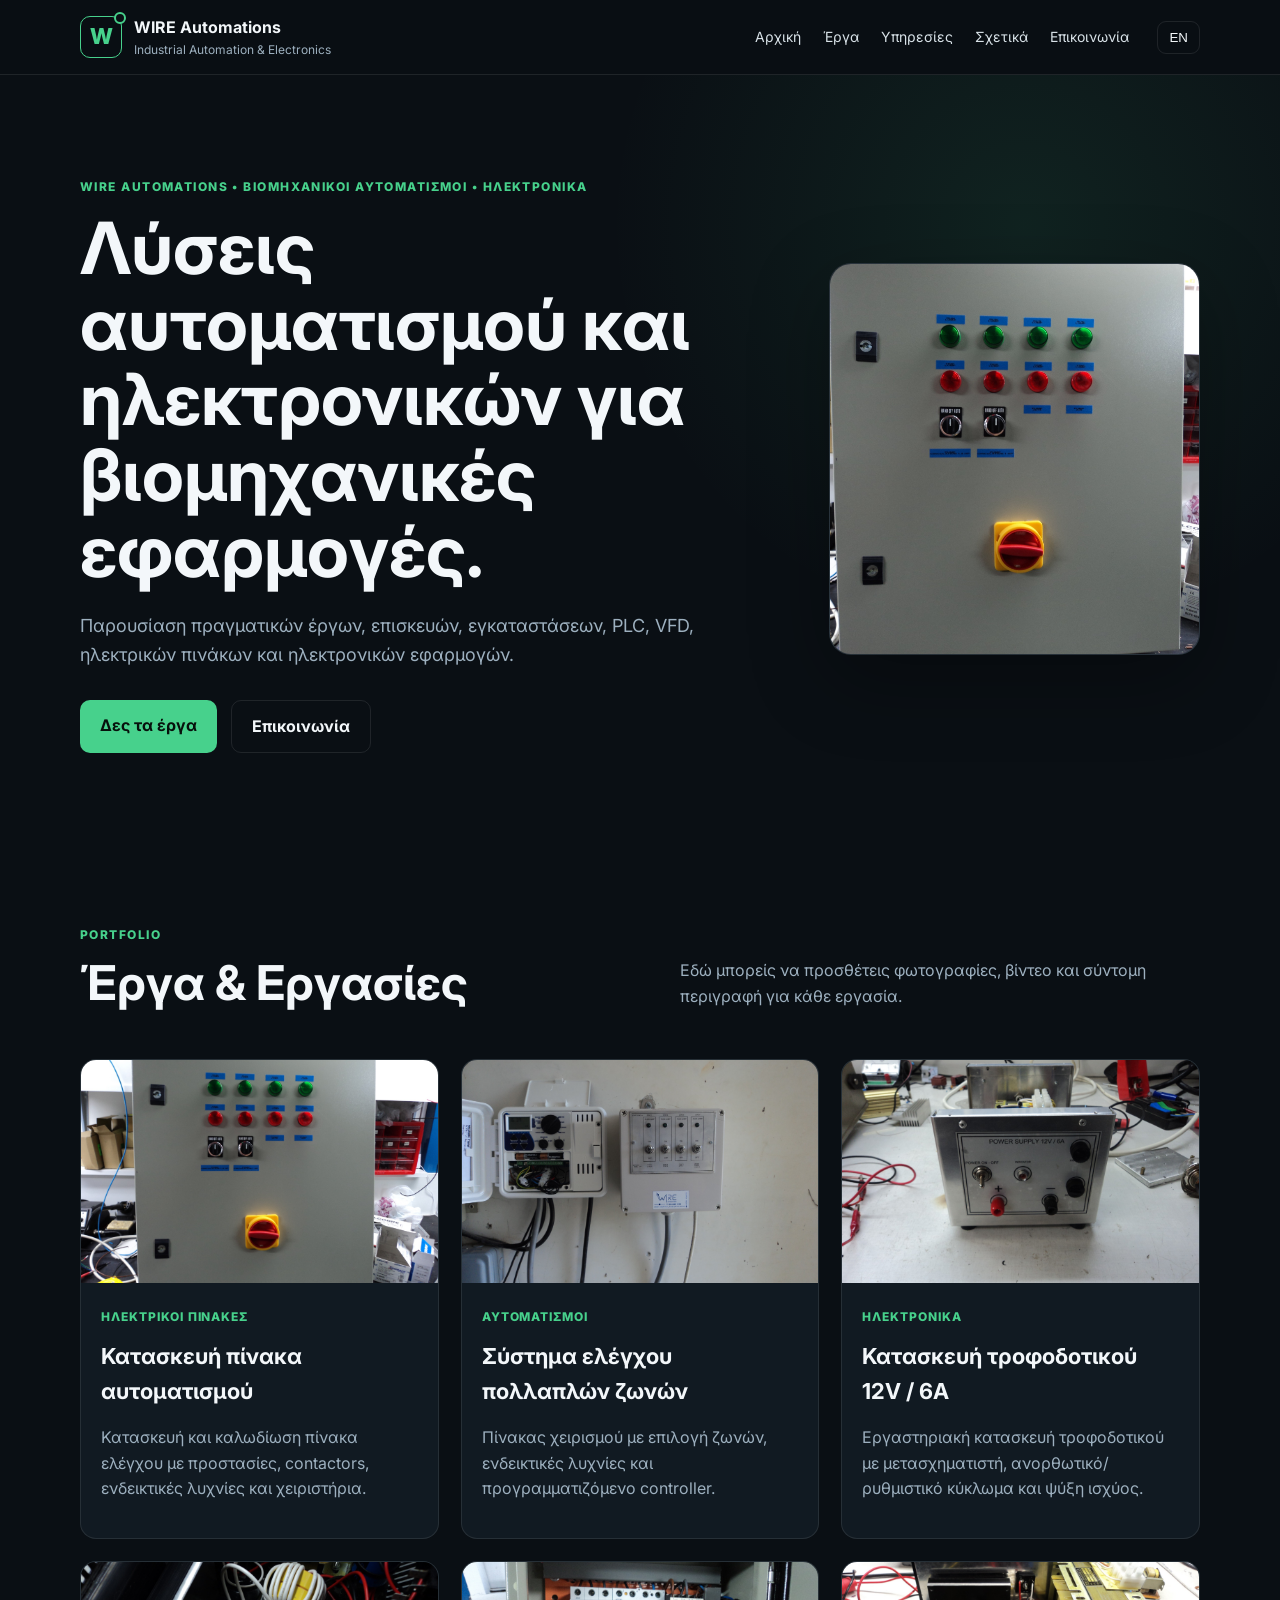
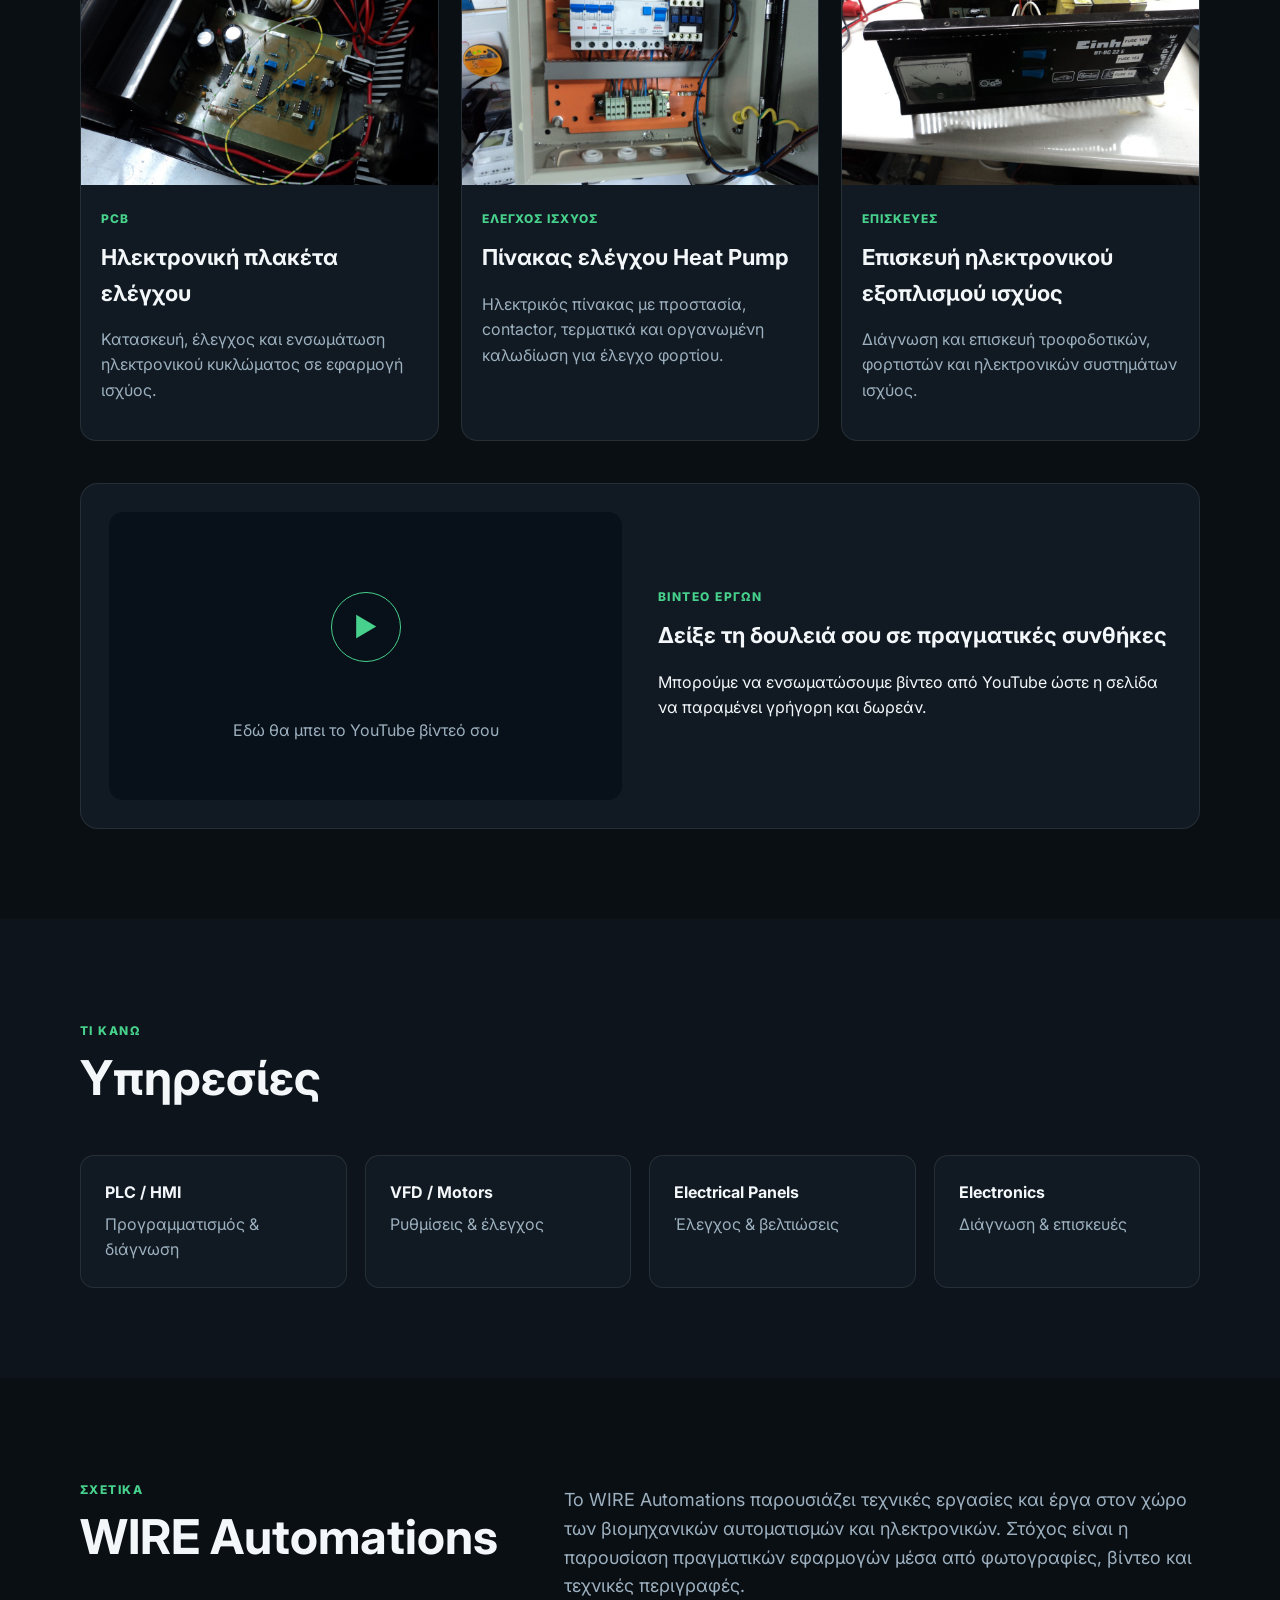
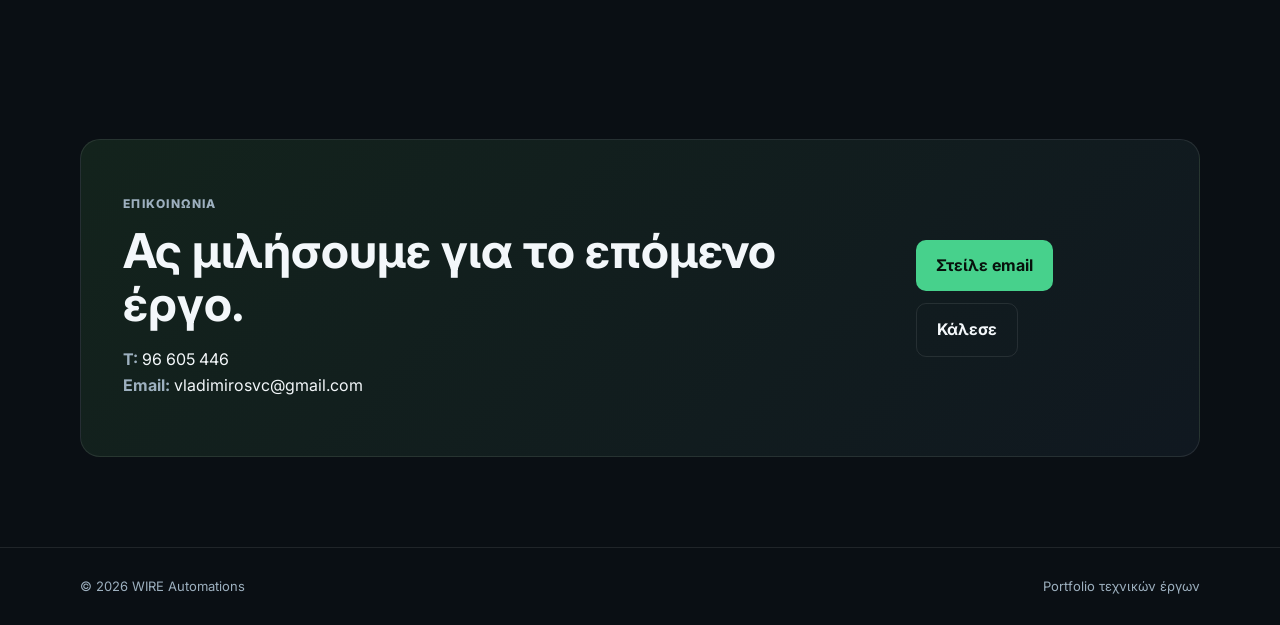
<file: index.html>
<!DOCTYPE html>
<html lang="el">
<head>
  <meta charset="UTF-8" />
  <meta name="viewport" content="width=device-width, initial-scale=1.0" />
  <title>WIRE Automations | Industrial Automation & Electronics</title>
  <link rel="preconnect" href="https://fonts.googleapis.com">
  <link rel="preconnect" href="https://fonts.gstatic.com" crossorigin>
  <link href="https://fonts.googleapis.com/css2?family=Inter:wght@400;500;600;700;800&display=swap" rel="stylesheet">
  <link rel="stylesheet" href="style.css" />
</head>
<body>
  <header class="site-header">
    <div class="container nav-wrap">
      <a class="brand" href="#home">
        <span class="brand-mark wire-mark">W</span>
        <span>
          <strong>WIRE Automations</strong>
          <small>Industrial Automation & Electronics</small>
        </span>
      </a>
      <nav>
        <a href="#home" data-el="Αρχική" data-en="Home">Αρχική</a>
        <a href="#projects" data-el="Έργα" data-en="Projects">Έργα</a>
        <a href="#services" data-el="Υπηρεσίες" data-en="Services">Υπηρεσίες</a>
        <a href="#about" data-el="Σχετικά" data-en="About">Σχετικά</a>
        <a href="#contact" data-el="Επικοινωνία" data-en="Contact">Επικοινωνία</a>
      </nav>
      <button id="langToggle" class="lang-btn" aria-label="Change language">EN</button>
    </div>
  </header>

  <main>
    <section id="home" class="hero">
      <div class="container hero-grid">
        <div>
          <p class="eyebrow" data-el="WIRE Automations • Βιομηχανικοί Αυτοματισμοί • Ηλεκτρονικά" data-en="WIRE Automations • Industrial Automation • Electronics">WIRE Automations • Βιομηχανικοί Αυτοματισμοί • Ηλεκτρονικά</p>
          <h1 data-el="Λύσεις αυτοματισμού και ηλεκτρονικών για βιομηχανικές εφαρμογές." data-en="Automation and electronics solutions for industrial applications.">Λύσεις αυτοματισμού και ηλεκτρονικών για βιομηχανικές εφαρμογές.</h1>
          <p class="hero-copy" data-el="Παρουσίαση πραγματικών έργων, επισκευών, εγκαταστάσεων, PLC, VFD, ηλεκτρικών πινάκων και ηλεκτρονικών εφαρμογών." data-en="A portfolio of real projects, repairs, installations, PLCs, VFDs, electrical panels and electronics applications.">Παρουσίαση πραγματικών έργων, επισκευών, εγκαταστάσεων, PLC, VFD, ηλεκτρικών πινάκων και ηλεκτρονικών εφαρμογών.</p>
          <div class="hero-actions">
            <a class="btn primary" href="#projects" data-el="Δες τα έργα" data-en="View projects">Δες τα έργα</a>
            <a class="btn ghost" href="#contact" data-el="Επικοινωνία" data-en="Contact">Επικοινωνία</a>
          </div>
        </div>
        <div class="hero-card photo-hero"><img src="control-panel-front.jpg" alt="Industrial electrical control panel project"></div>
      </div>
    </section>

    <section id="projects" class="section">
      <div class="container">
        <div class="section-heading">
          <div>
            <p class="eyebrow" data-el="Portfolio" data-en="Portfolio">Portfolio</p>
            <h2 data-el="Έργα & Εργασίες" data-en="Projects & Work">Έργα & Εργασίες</h2>
          </div>
          <p data-el="Εδώ μπορείς να προσθέτεις φωτογραφίες, βίντεο και σύντομη περιγραφή για κάθε εργασία." data-en="Here you can add photos, videos and a short description for each job.">Εδώ μπορείς να προσθέτεις φωτογραφίες, βίντεο και σύντομη περιγραφή για κάθε εργασία.</p>
        </div>

        <div class="cards">
          <article class="project-card">
            <img class="media project-photo" src="control-panel-front.jpg" alt="Electrical control panel">
            <div class="card-body"><span class="tag" data-el="Ηλεκτρικοί πίνακες" data-en="Control panels">Ηλεκτρικοί πίνακες</span><h3 data-el="Κατασκευή πίνακα αυτοματισμού" data-en="Automation control panel build">Κατασκευή πίνακα αυτοματισμού</h3><p data-el="Κατασκευή και καλωδίωση πίνακα ελέγχου με προστασίες, contactors, ενδεικτικές λυχνίες και χειριστήρια." data-en="Control-panel construction and wiring with protection devices, contactors, indication lamps and controls.">Κατασκευή και καλωδίωση πίνακα ελέγχου με προστασίες, contactors, ενδεικτικές λυχνίες και χειριστήρια.</p></div>
          </article>
          <article class="project-card">
            <img class="media project-photo" src="irrigation-control.jpg" alt="Multi-zone automation control system">
            <div class="card-body"><span class="tag" data-el="Αυτοματισμοί" data-en="Automation">Αυτοματισμοί</span><h3 data-el="Σύστημα ελέγχου πολλαπλών ζωνών" data-en="Multi-zone control system">Σύστημα ελέγχου πολλαπλών ζωνών</h3><p data-el="Πίνακας χειρισμού με επιλογή ζωνών, ενδεικτικές λυχνίες και προγραμματιζόμενο controller." data-en="Operator panel with zone selection, status indicators and programmable controller.">Πίνακας χειρισμού με επιλογή ζωνών, ενδεικτικές λυχνίες και προγραμματιζόμενο controller.</p></div>
          </article>
          <article class="project-card">
            <img class="media project-photo" src="power-supply-front.jpg" alt="12V 6A power supply project">
            <div class="card-body"><span class="tag" data-el="Ηλεκτρονικά" data-en="Electronics">Ηλεκτρονικά</span><h3 data-el="Κατασκευή τροφοδοτικού 12V / 6A" data-en="12V / 6A power supply build">Κατασκευή τροφοδοτικού 12V / 6A</h3><p data-el="Εργαστηριακή κατασκευή τροφοδοτικού με μετασχηματιστή, ανορθωτικό/ρυθμιστικό κύκλωμα και ψύξη ισχύος." data-en="Bench power-supply build with transformer, rectifier/regulator circuitry and power-stage cooling.">Εργαστηριακή κατασκευή τροφοδοτικού με μετασχηματιστή, ανορθωτικό/ρυθμιστικό κύκλωμα και ψύξη ισχύος.</p></div>
          </article>
          <article class="project-card">
            <img class="media project-photo" src="electronics-pcb.jpg" alt="Custom electronics PCB">
            <div class="card-body"><span class="tag" data-el="PCB" data-en="PCB">PCB</span><h3 data-el="Ηλεκτρονική πλακέτα ελέγχου" data-en="Electronic control PCB">Ηλεκτρονική πλακέτα ελέγχου</h3><p data-el="Κατασκευή, έλεγχος και ενσωμάτωση ηλεκτρονικού κυκλώματος σε εφαρμογή ισχύος." data-en="Construction, testing and integration of electronic control circuitry in a power application.">Κατασκευή, έλεγχος και ενσωμάτωση ηλεκτρονικού κυκλώματος σε εφαρμογή ισχύος.</p></div>
          </article>
          <article class="project-card">
            <img class="media project-photo" src="heat-pump-panel-inside.jpg" alt="Heat pump electrical panel">
            <div class="card-body"><span class="tag" data-el="Έλεγχος ισχύος" data-en="Power control">Έλεγχος ισχύος</span><h3 data-el="Πίνακας ελέγχου Heat Pump" data-en="Heat pump control panel">Πίνακας ελέγχου Heat Pump</h3><p data-el="Ηλεκτρικός πίνακας με προστασία, contactor, τερματικά και οργανωμένη καλωδίωση για έλεγχο φορτίου." data-en="Electrical panel with protection, contactor, terminals and organized wiring for load control.">Ηλεκτρικός πίνακας με προστασία, contactor, τερματικά και οργανωμένη καλωδίωση για έλεγχο φορτίου.</p></div>
          </article>
          <article class="project-card">
            <img class="media project-photo" src="einhell-charger.jpg" alt="Electronic power equipment repair">
            <div class="card-body"><span class="tag" data-el="Επισκευές" data-en="Repairs">Επισκευές</span><h3 data-el="Επισκευή ηλεκτρονικού εξοπλισμού ισχύος" data-en="Power electronics equipment repair">Επισκευή ηλεκτρονικού εξοπλισμού ισχύος</h3><p data-el="Διάγνωση και επισκευή τροφοδοτικών, φορτιστών και ηλεκτρονικών συστημάτων ισχύος." data-en="Diagnostics and repair of power supplies, chargers and power-electronics systems.">Διάγνωση και επισκευή τροφοδοτικών, φορτιστών και ηλεκτρονικών συστημάτων ισχύος.</p></div>
          </article>
        </div>

        <div class="video-section">
          <div class="video-placeholder">
            <div class="play">▶</div>
            <p data-el="Εδώ θα μπει το YouTube βίντεό σου" data-en="Your YouTube video will appear here">Εδώ θα μπει το YouTube βίντεό σου</p>
          </div>
          <div>
            <p class="eyebrow" data-el="Βίντεο έργων" data-en="Project videos">Βίντεο έργων</p>
            <h3 data-el="Δείξε τη δουλειά σου σε πραγματικές συνθήκες" data-en="Show your work in real operating conditions">Δείξε τη δουλειά σου σε πραγματικές συνθήκες</h3>
            <p data-el="Μπορούμε να ενσωματώσουμε βίντεο από YouTube ώστε η σελίδα να παραμένει γρήγορη και δωρεάν." data-en="We can embed YouTube videos so the website stays fast and free to host.">Μπορούμε να ενσωματώσουμε βίντεο από YouTube ώστε η σελίδα να παραμένει γρήγορη και δωρεάν.</p>
          </div>
        </div>
      </div>
    </section>

    <section id="services" class="section alt">
      <div class="container">
        <div class="section-heading">
          <div>
            <p class="eyebrow" data-el="Τι κάνω" data-en="What I do">Τι κάνω</p>
            <h2 data-el="Υπηρεσίες" data-en="Services">Υπηρεσίες</h2>
          </div>
        </div>
        <div class="services-grid">
          <div class="service"><strong>PLC / HMI</strong><span data-el="Προγραμματισμός & διάγνωση" data-en="Programming & diagnostics">Προγραμματισμός & διάγνωση</span></div>
          <div class="service"><strong>VFD / Motors</strong><span data-el="Ρυθμίσεις & έλεγχος" data-en="Setup & control">Ρυθμίσεις & έλεγχος</span></div>
          <div class="service"><strong>Electrical Panels</strong><span data-el="Έλεγχος & βελτιώσεις" data-en="Inspection & improvements">Έλεγχος & βελτιώσεις</span></div>
          <div class="service"><strong>Electronics</strong><span data-el="Διάγνωση & επισκευές" data-en="Diagnostics & repairs">Διάγνωση & επισκευές</span></div>
        </div>
      </div>
    </section>

    <section id="about" class="section">
      <div class="container about-grid">
        <div>
          <p class="eyebrow" data-el="Σχετικά" data-en="About">Σχετικά</p>
          <h2>WIRE Automations</h2>
        </div>
        <p data-el="Το WIRE Automations παρουσιάζει τεχνικές εργασίες και έργα στον χώρο των βιομηχανικών αυτοματισμών και ηλεκτρονικών. Στόχος είναι η παρουσίαση πραγματικών εφαρμογών μέσα από φωτογραφίες, βίντεο και τεχνικές περιγραφές." data-en="WIRE Automations presents technical work and projects in industrial automation and electronics. Its purpose is to present real applications through photos, videos and technical descriptions.">Το WIRE Automations παρουσιάζει τεχνικές εργασίες και έργα στον χώρο των βιομηχανικών αυτοματισμών και ηλεκτρονικών. Στόχος είναι η παρουσίαση πραγματικών εφαρμογών μέσα από φωτογραφίες, βίντεο και τεχνικές περιγραφές.</p>
      </div>
    </section>

    <section id="contact" class="section contact">
      <div class="container contact-box">
        <div>
          <p class="eyebrow" data-el="Επικοινωνία" data-en="Contact">Επικοινωνία</p>
          <h2 data-el="Ας μιλήσουμε για το επόμενο έργο." data-en="Let's talk about your next project.">Ας μιλήσουμε για το επόμενο έργο.</h2>
          <p><strong>T:</strong> <a href="tel:96605446">96 605 446</a><br><strong>Email:</strong> <a href="mailto:vladimirosvc@gmail.com">vladimirosvc@gmail.com</a></p>
        </div>
        <div class="contact-actions"><a class="btn primary" href="mailto:vladimirosvc@gmail.com" data-el="Στείλε email" data-en="Send email">Στείλε email</a><a class="btn ghost" href="tel:96605446" data-el="Κάλεσε" data-en="Call">Κάλεσε</a></div>
      </div>
    </section>
  </main>

  <footer>
    <div class="container footer-wrap">
      <span>© 2026 WIRE Automations</span>
      <span data-el="Portfolio τεχνικών έργων" data-en="Technical project portfolio">Portfolio τεχνικών έργων</span>
    </div>
  </footer>

  <script src="script.js"></script>
</body>
</html>
</file>
<file: style.css>
:root {
  --bg: #0a0f14;
  --panel: #111a22;
  --panel-2: #15212b;
  --text: #f3f7fa;
  --muted: #9db0bf;
  --accent: #47d18c;
  --line: rgba(255,255,255,.09);
}
* { box-sizing: border-box; }
html { scroll-behavior: smooth; }
body {
  margin: 0;
  font-family: Inter, system-ui, sans-serif;
  background: var(--bg);
  color: var(--text);
  line-height: 1.6;
}
a { color: inherit; text-decoration: none; }
.container { width: min(1120px, calc(100% - 40px)); margin: 0 auto; }
.site-header {
  position: sticky; top: 0; z-index: 20;
  background: rgba(10,15,20,.88); backdrop-filter: blur(14px);
  border-bottom: 1px solid var(--line);
}
.nav-wrap { min-height: 74px; display: flex; align-items: center; gap: 28px; }
.brand { display: flex; align-items: center; gap: 12px; margin-right: auto; }
.brand-mark {
  width: 42px; height: 42px; display: grid; place-items: center;
  border: 1px solid var(--accent); border-radius: 10px; color: var(--accent); font-weight: 800;
}
.brand strong, .brand small { display: block; }
.brand small { color: var(--muted); font-size: 12px; }
nav { display: flex; gap: 22px; font-size: 14px; color: #d9e2e8; }
nav a:hover { color: var(--accent); }
.lang-btn { background: transparent; color: var(--text); border: 1px solid var(--line); border-radius: 9px; padding: 8px 11px; cursor: pointer; }
.hero { padding: 90px 0 70px; background: radial-gradient(circle at 80% 20%, rgba(71,209,140,.10), transparent 35%); }
.hero-grid { display: grid; grid-template-columns: 1.3fr .7fr; gap: 60px; align-items: center; }
.eyebrow { text-transform: uppercase; letter-spacing: .12em; color: var(--accent); font-size: 12px; font-weight: 800; }
h1 { font-size: clamp(42px, 6vw, 72px); line-height: 1.05; margin: 14px 0 24px; max-width: 900px; }
h2 { font-size: clamp(30px, 4vw, 48px); line-height: 1.1; margin: 8px 0 16px; }
h3 { font-size: 22px; margin: 10px 0; }
.hero-copy { color: var(--muted); font-size: 18px; max-width: 720px; }
.hero-actions { display: flex; gap: 14px; margin-top: 30px; flex-wrap: wrap; }
.btn { padding: 13px 20px; border-radius: 10px; font-weight: 700; display: inline-block; }
.btn.primary { background: var(--accent); color: #07110c; }
.btn.ghost { border: 1px solid var(--line); }
.hero-card { background: linear-gradient(145deg, var(--panel), var(--panel-2)); border: 1px solid var(--line); border-radius: 22px; padding: 28px; box-shadow: 0 24px 80px rgba(0,0,0,.32); }
.panel-visual { min-height: 360px; border: 1px solid rgba(255,255,255,.12); border-radius: 15px; padding: 28px; background: #0c141b; }
.status-light { width: 10px; height: 10px; background: var(--accent); border-radius: 50%; display: inline-block; margin-right: 10px; box-shadow: 0 0 14px rgba(71,209,140,.8); }
.screen { margin-top: 45px; padding: 28px; text-align: center; border-radius: 10px; background: #071b14; color: var(--accent); font-family: monospace; }
.rail { height: 22px; margin-top: 28px; border-radius: 6px; background: repeating-linear-gradient(90deg, #26323c 0 20px, #131b22 20px 28px); }
.section { padding: 90px 0; }
.alt { background: #0d141b; }
.section-heading { display: flex; justify-content: space-between; gap: 40px; align-items: end; margin-bottom: 34px; }
.section-heading > p { max-width: 520px; color: var(--muted); }
.cards { display: grid; grid-template-columns: repeat(3, 1fr); gap: 22px; }
.project-card { background: var(--panel); border: 1px solid var(--line); border-radius: 16px; overflow: hidden; }
.media { aspect-ratio: 16/10; display: grid; place-items: center; font-size: 42px; font-weight: 800; letter-spacing: .06em; background: linear-gradient(135deg, #172732, #0f171e); color: #dce8ee; }
.card-body { padding: 20px; }
.card-body p { color: var(--muted); }
.tag { font-size: 12px; color: var(--accent); text-transform: uppercase; font-weight: 800; letter-spacing: .08em; }
.video-section { margin-top: 42px; display: grid; grid-template-columns: 1fr 1fr; gap: 36px; align-items: center; padding: 28px; border: 1px solid var(--line); border-radius: 18px; background: var(--panel); }
.video-placeholder { aspect-ratio: 16/9; border-radius: 14px; background: #081019; display: grid; place-items: center; text-align: center; color: var(--muted); }
.play { width: 70px; height: 70px; border-radius: 50%; display: grid; place-items: center; border: 1px solid var(--accent); color: var(--accent); font-size: 26px; margin: auto auto 0; }
.services-grid { display: grid; grid-template-columns: repeat(4,1fr); gap: 18px; }
.service { padding: 24px; border: 1px solid var(--line); border-radius: 14px; background: var(--panel); }
.service strong, .service span { display: block; }
.service span { color: var(--muted); margin-top: 6px; }
.about-grid { display: grid; grid-template-columns: .8fr 1.2fr; gap: 60px; align-items: start; }
.about-grid > p { color: var(--muted); font-size: 18px; }
.contact { padding-top: 30px; }
.contact-box { display: flex; justify-content: space-between; align-items: center; gap: 40px; padding: 42px; border-radius: 20px; background: linear-gradient(135deg, #13231c, #101820); border: 1px solid var(--line); }
.contact-box p { color: var(--muted); max-width: 700px; }
footer { border-top: 1px solid var(--line); padding: 28px 0; color: var(--muted); font-size: 13px; }
.footer-wrap { display: flex; justify-content: space-between; gap: 20px; }
@media (max-width: 850px) {
  nav { display: none; }
  .hero-grid, .video-section, .about-grid { grid-template-columns: 1fr; }
  .cards { grid-template-columns: 1fr; }
  .services-grid { grid-template-columns: 1fr 1fr; }
  .section-heading, .contact-box { align-items: flex-start; flex-direction: column; }
}
@media (max-width: 520px) {
  .container { width: min(100% - 24px, 1120px); }
  .hero { padding-top: 58px; }
  .services-grid { grid-template-columns: 1fr; }
  .brand strong { font-size: 14px; }
  .brand small { display: none; }
}
.photo-hero { padding: 0; overflow: hidden; }
.photo-hero img { width: 100%; height: 390px; display: block; object-fit: cover; }
.project-photo { width: 100%; object-fit: cover; display: block; }
.project-card { transition: transform .2s ease, border-color .2s ease; }
.project-card:hover { transform: translateY(-4px); border-color: rgba(71,209,140,.35); }

.wire-mark { font-size: 22px; letter-spacing: -0.08em; position: relative; }
.wire-mark::after { content: ""; position: absolute; width: 8px; height: 8px; border: 2px solid var(--accent); border-radius: 50%; right: -5px; top: -5px; background: var(--bg); }
.contact-actions { display:flex; gap:12px; flex-wrap:wrap; }
.contact-box a:not(.btn) { color: var(--text); }
.contact-box a:not(.btn):hover { color: var(--accent); }
</file>
